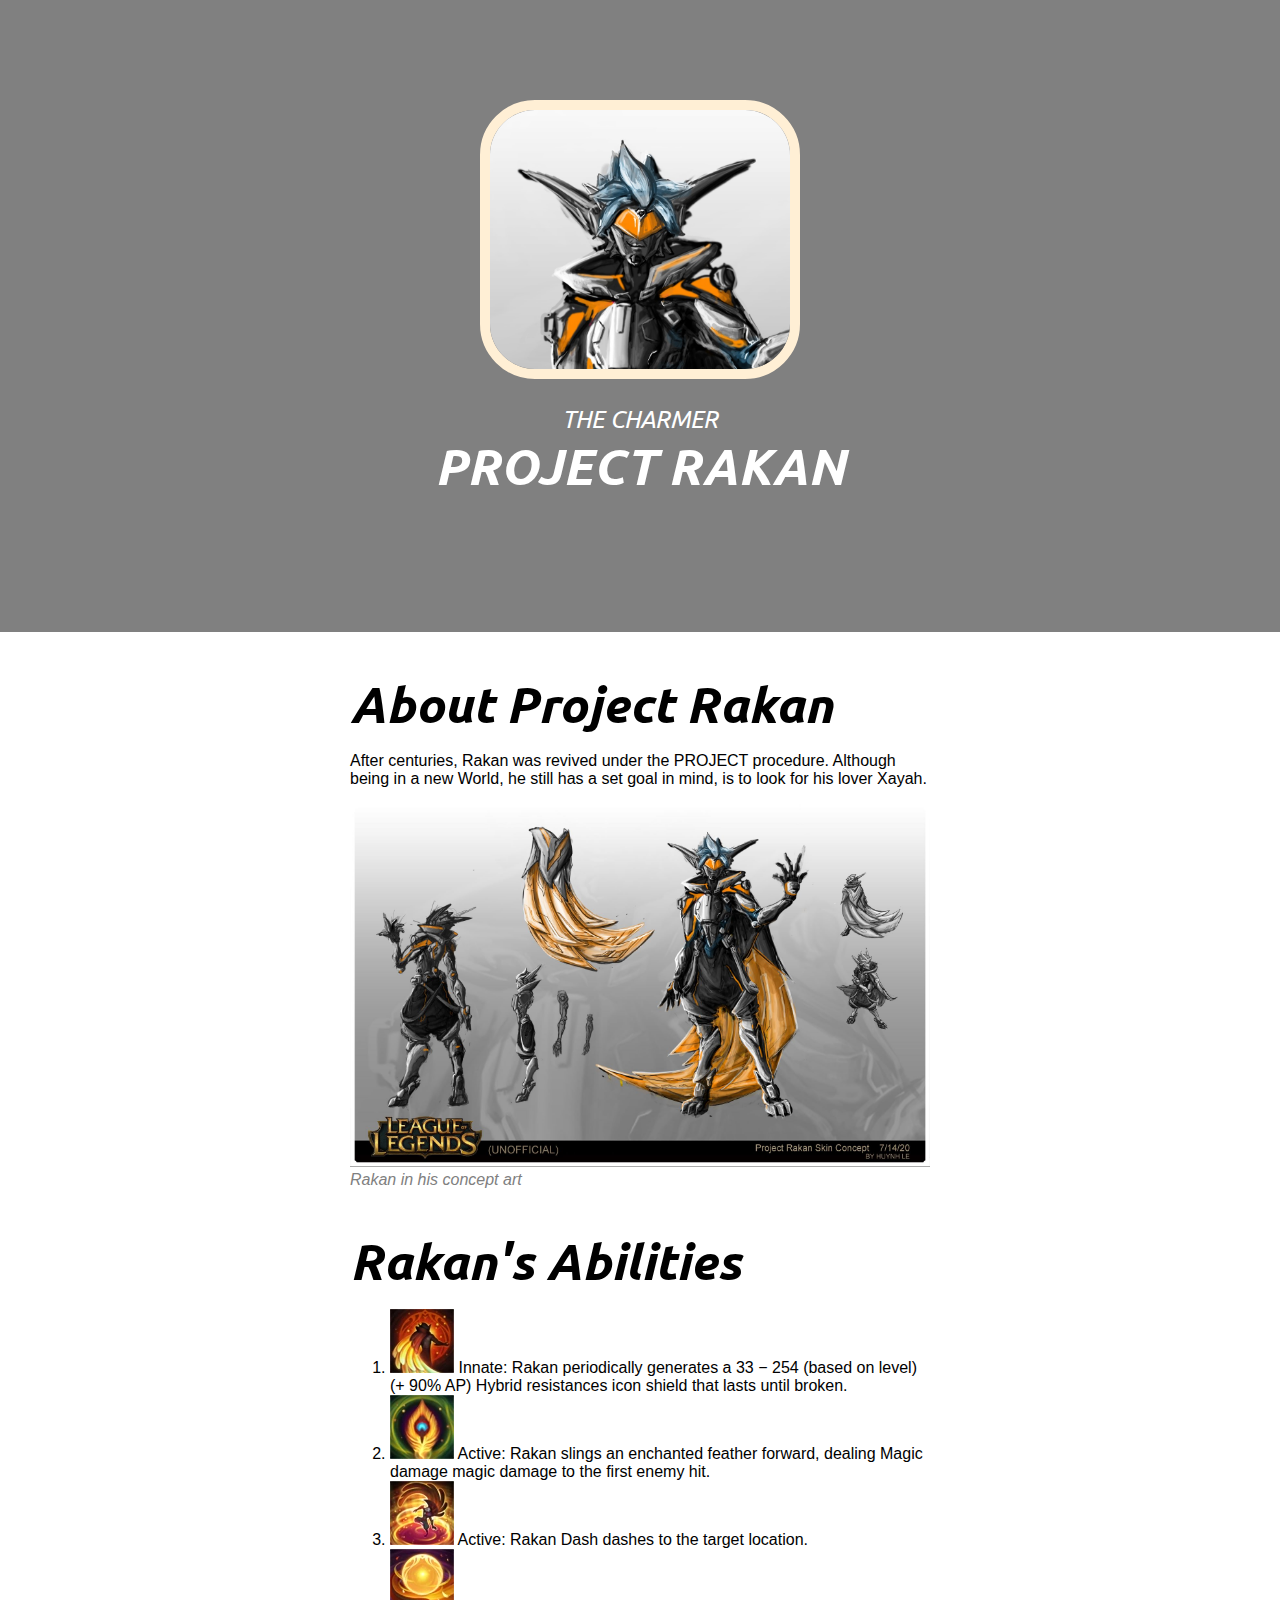
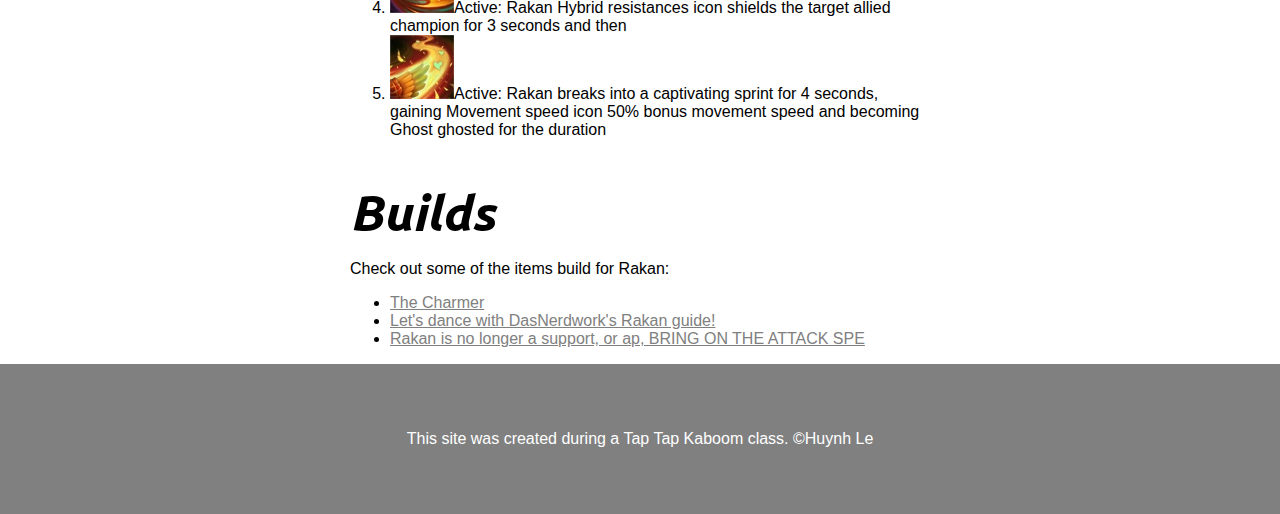
<file: index.html>
<!DOCTYPE html>
<html>
<head>
	<title>Project Rakan</title>
	<link rel="icon" href="Project-Rakan.jpg">
	<link href="https://fonts.googleapis.com/css2?family=Ubuntu:ital,wght@0,300;0,700;1,400&display=swap" rel="stylesheet">
	<link rel="stylesheet" type="text/css" href="hero.css">
</head>
<body>
	<!-- header element -->
	<header>
		<img src="Project-Rakan.jpg">
		<h2 style="color: white; margin-bottom: 0px; font-weight: lighter;"> <i>THE CHARMER</i>
			 </h2>
		<h1 style="margin-top: 0px"> <i><b>PROJECT RAKAN</b></i></h1>
	</header>

	<!-- body element -->
	<main>
		<h2> About Project Rakan</h2>
		<p>After centuries, Rakan was revived under the PROJECT procedure. Although being in a new World, he still has a set goal in mind, is to look for his lover Xayah.</p>
		<img src="Rakan-big(1).jpg">
		<p class="caption">Rakan in his concept art</p>

		<!-- Abilities -->
		<h2>Rakan's Abilities</h2>
		<ol>
			<li> <img src="Fey_Feathers.jpg"> Innate: Rakan periodically generates a 33 − 254 (based on level) (+ 90% AP) Hybrid resistances icon shield that lasts until broken.</li>
			<li> <img src="Gleaming_Quill.jpeg"> Active: Rakan slings an enchanted feather forward, dealing Magic damage magic damage to the first enemy hit.</li>
			<li> <img src="Grand_Entrance.jpeg"> Active: Rakan Dash dashes to the target location.</li>
			<li> <img src="Battle_Dance.jpeg" >Active: Rakan Hybrid resistances icon shields the target allied champion for 3 seconds and then </li>
			<li> <img src="The_Quickness.jpeg">Active: Rakan breaks into a captivating sprint for 4 seconds, gaining Movement speed icon 50% bonus movement speed and becoming Ghost ghosted for the duration</li>
		</ol>

		<!-- Builds -->
		<h2>Builds</h2>
		<p>Check out some of the items build for Rakan:</p>
		<ul>
			<li><a target="_blank" href="https://www.mobafire.com/league-of-legends/build/110-14-542074"> The Charmer </a></li>
			<li><a target="_blank" href="https://www.mobafire.com/league-of-legends/build/10-14-lets-dance-with-dasnerdworks-rakan-guide-504074">Let's dance with DasNerdwork's Rakan guide! </a></li>
			<li><a target="_blank" href="https://www.mobafire.com/league-of-legends/build/rakan-is-no-longer-a-support-or-ap-bring-on-the-attack-spe-571367">Rakan is no longer a support, or ap, BRING ON THE ATTACK SPE </a></li>

		</ul>

	</main>

<!-- Footer Element -->
<footer>
	<p>This site was created during a Tap Tap Kaboom class. &copy;Huynh Le</p>
</footer>

</body>
</html>
</file>
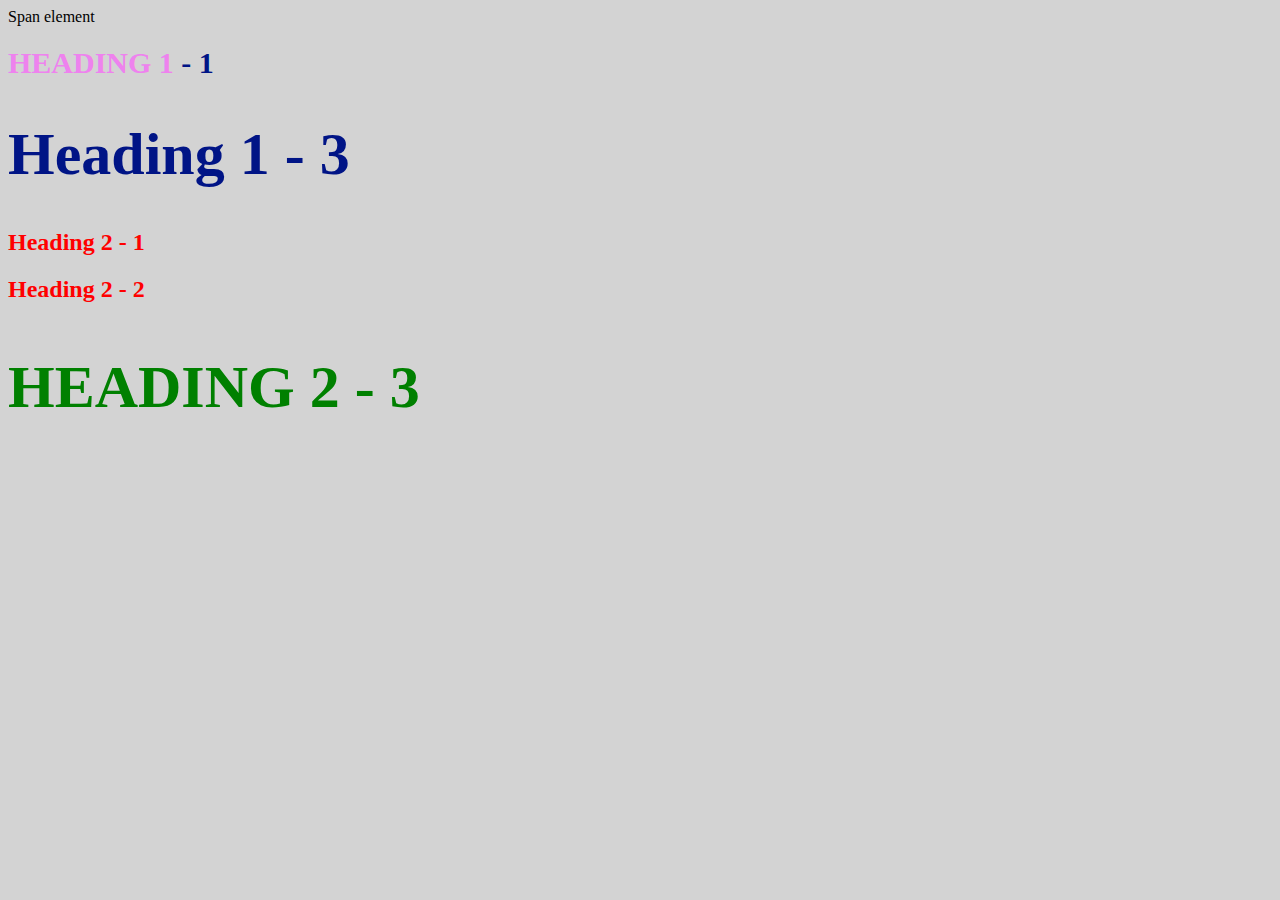
<file: style-test.html>
<!DOCTYPE html>
<html>
<head>
	<title>Style test</title>
	<link rel="stylesheet" type="text/css" href="test.css">
</head>
<body>
	<span>Span element</span>
	<h1 class="uppercase"><span>Heading 1</span> - 1</h1>
	<h1 class="big">Heading 1 - 3</h1>
	<h2 >Heading 2 - 1</h2>
	<h2 >Heading 2 - 2</h2>
	<h2 class="big uppercase">Heading 2 - 3</h2>

</body>
</html>
</file>
<file: hero.css>
body{
	margin: 0px;
	font-family: Helvetica, Arial, sans-serif;
	
}



/*header css*/
header{
	background-color: gray;
	text-align: center;
	padding-top: 100px;
	padding-bottom: 100px;
}

h1, h2{
	font-family: 'Ubuntu', sans-serif;
}

header h1{
	color: white;
	font-size: 50px;
}

header img{
	border-radius: 55px;
    width: 300px;
    border: 10px solid papayawhip;
}



/*main body css*/
main{
	max-width: 100%;
	margin: 0px auto;
	padding: 0 350px;
}

main img{
	align-content: center;
	max-width: 100%;
}
main h2{
	margin-bottom: 0px;
	font-size: 50px;
	font-style: italic;
}

a{
	color: gray;
}
a:hover{
	color: black;
}


footer{
	background-color: gray;
	text-align: center;
	color: white;
	padding: 50px;
}

p.caption{
	color: gray; 
	margin: 0px;
	font-style: italic;
}
</file>
<file: test.css>
body{
	background: lightgrey;
}
h1{
	font-size: 30px;
	color: #001486;
}

h2{
	color: red;
	style="font-size: 20px;
}

.big{
	font-size: 60px;
}

.uppercase{
	text-transform: uppercase;
}

.big.uppercase{
	color: green;
}

h1 span{
	color: violet
}
</file>
